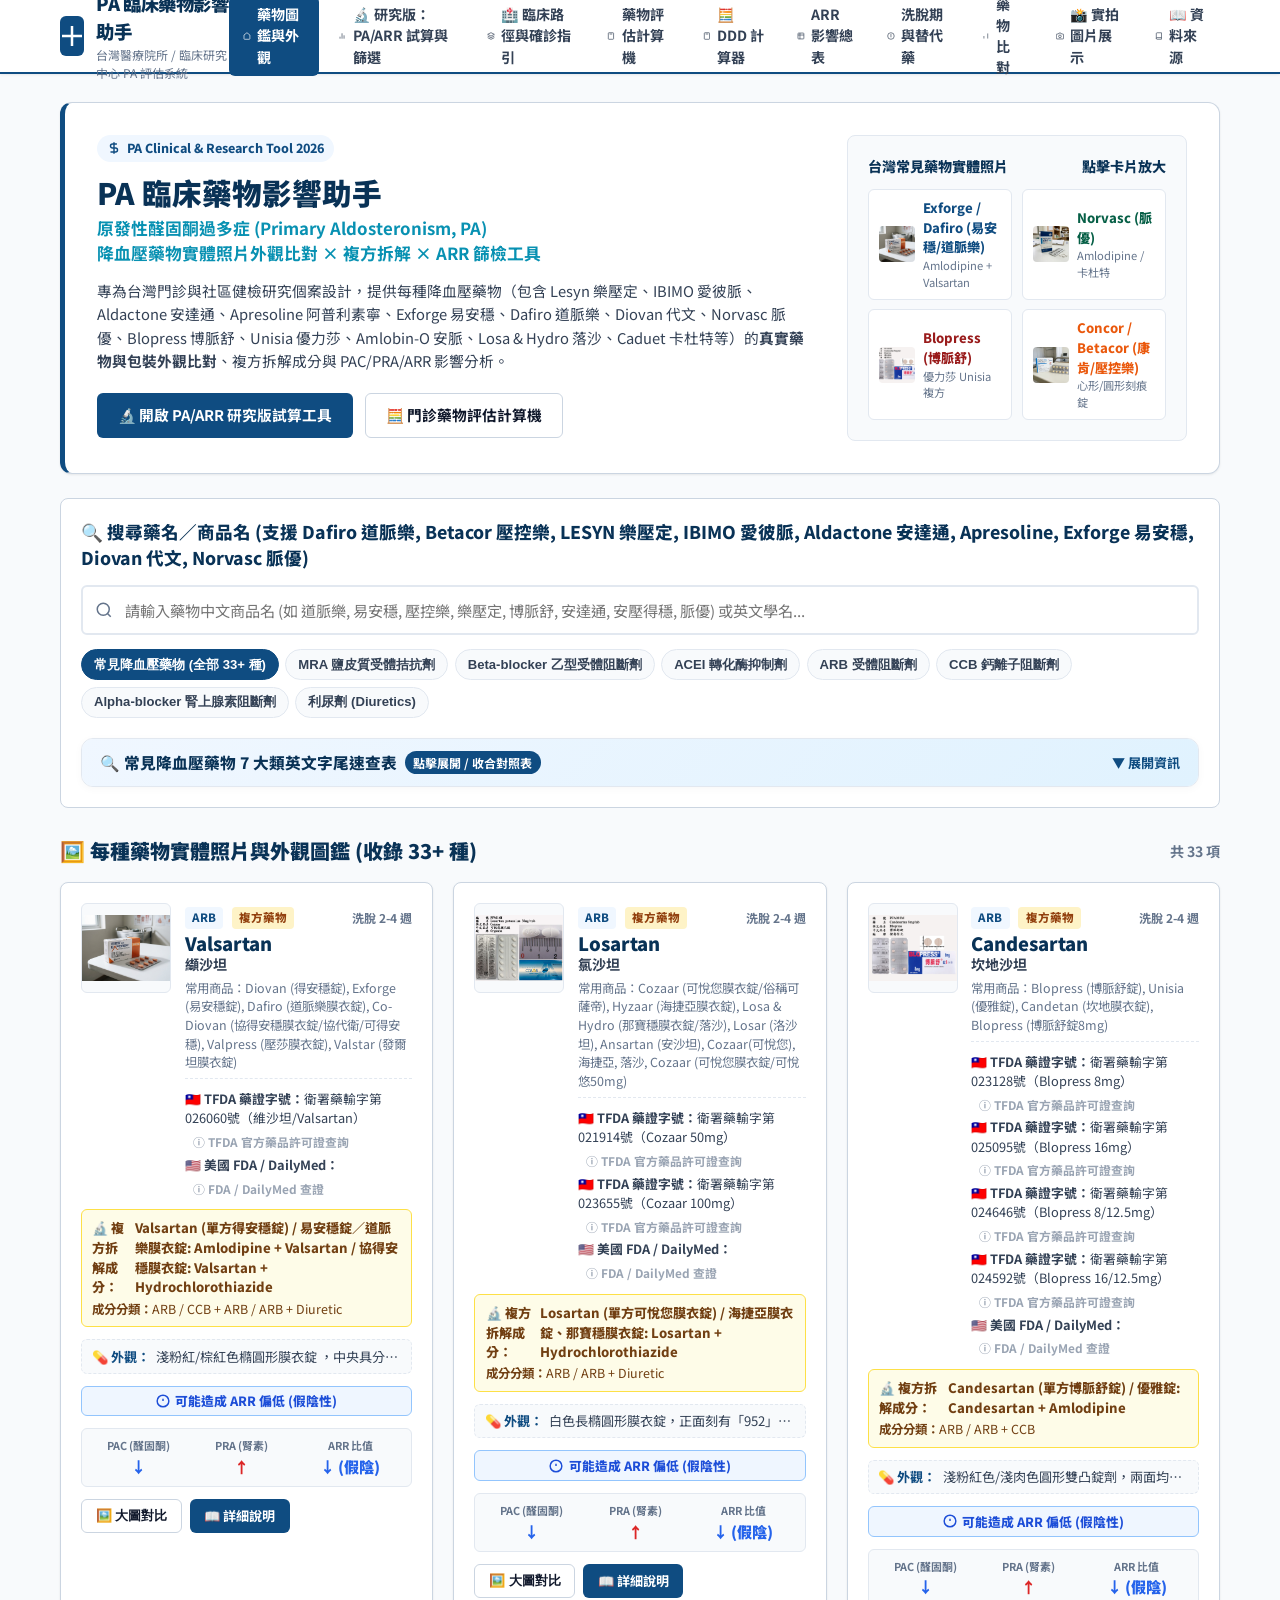
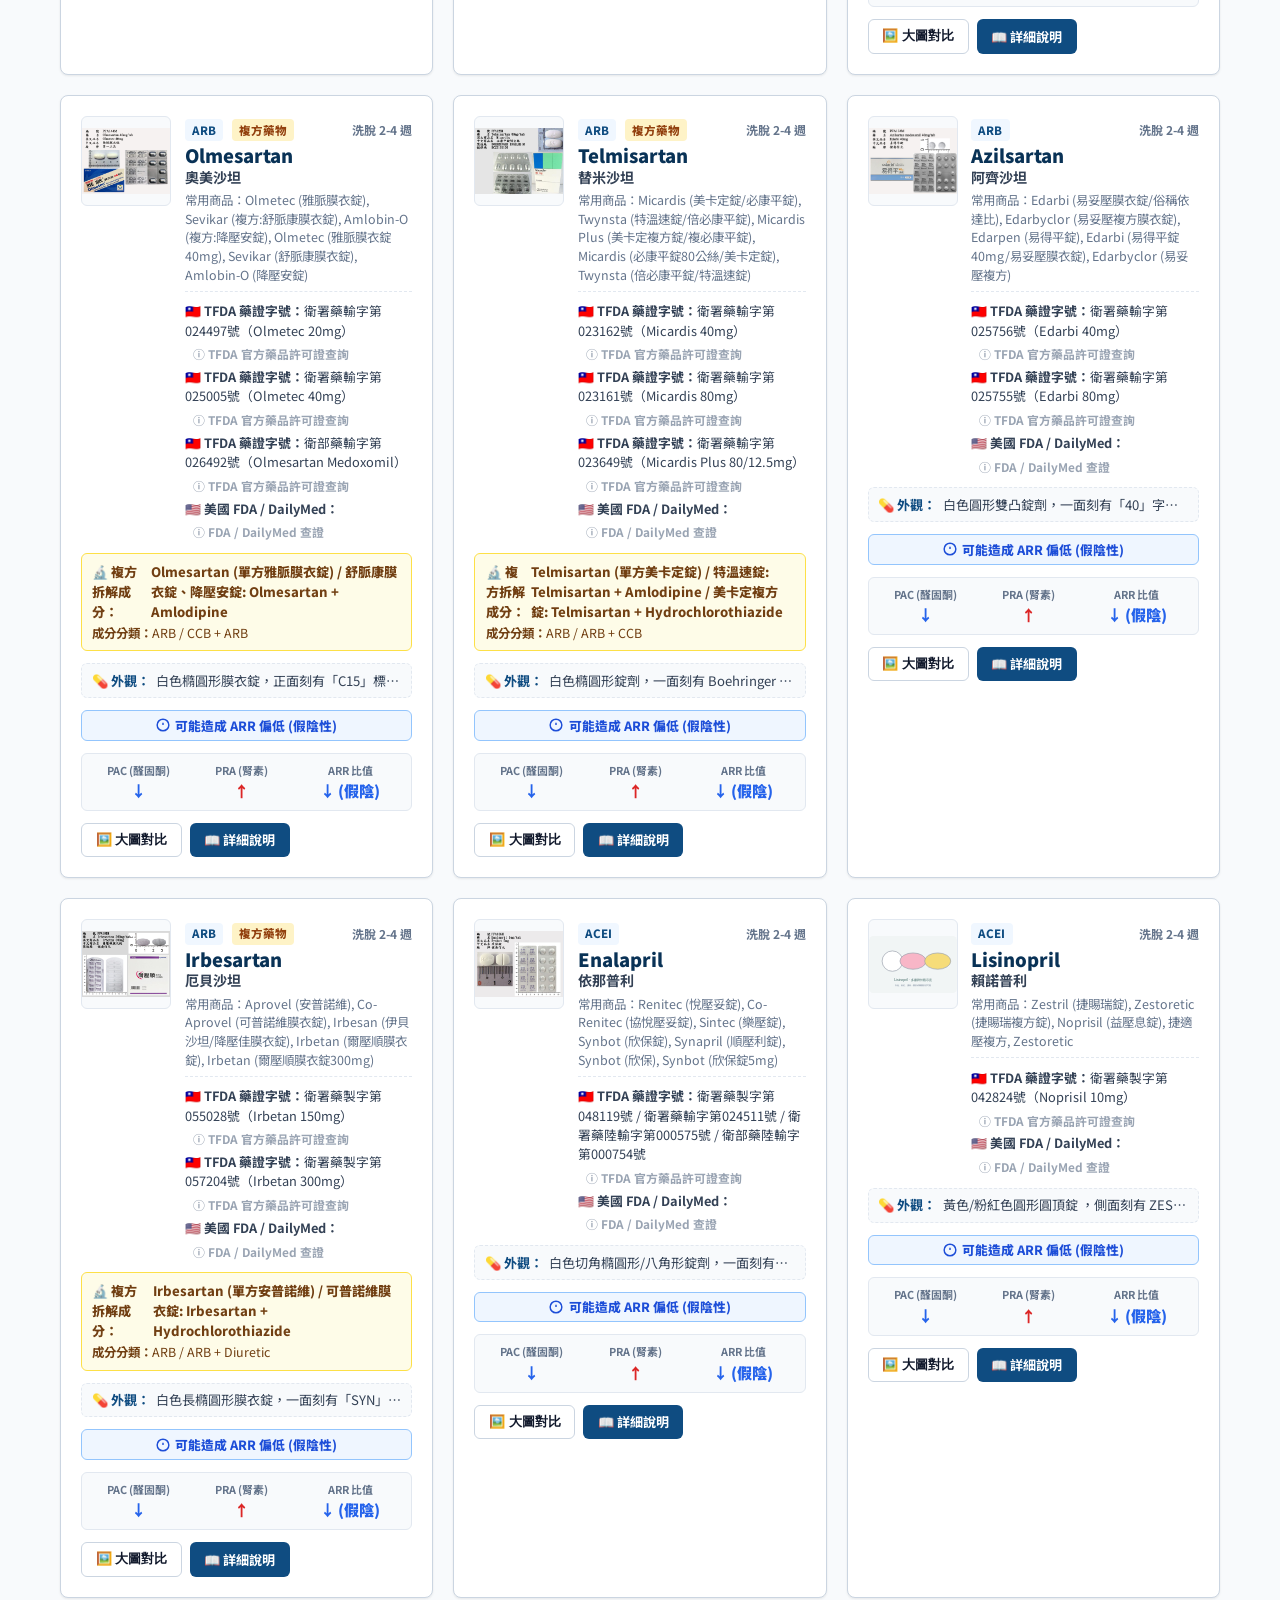
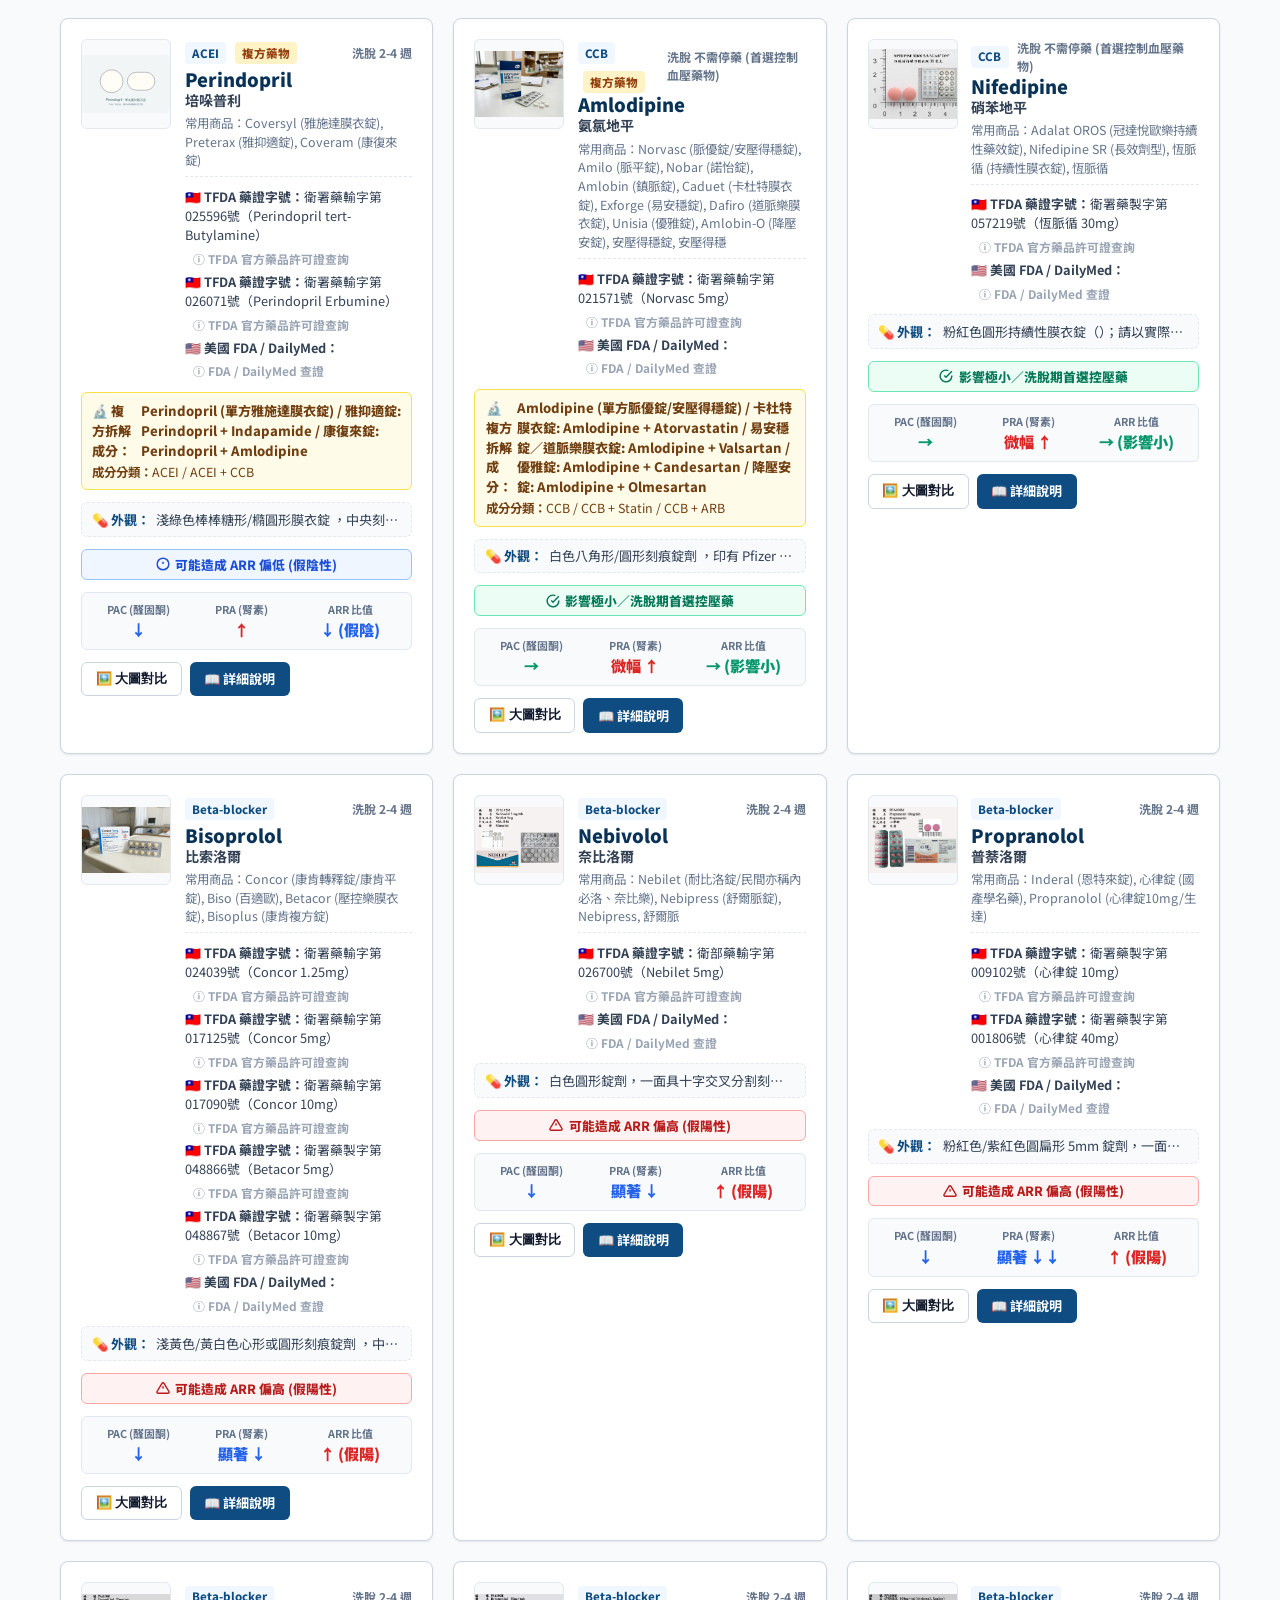
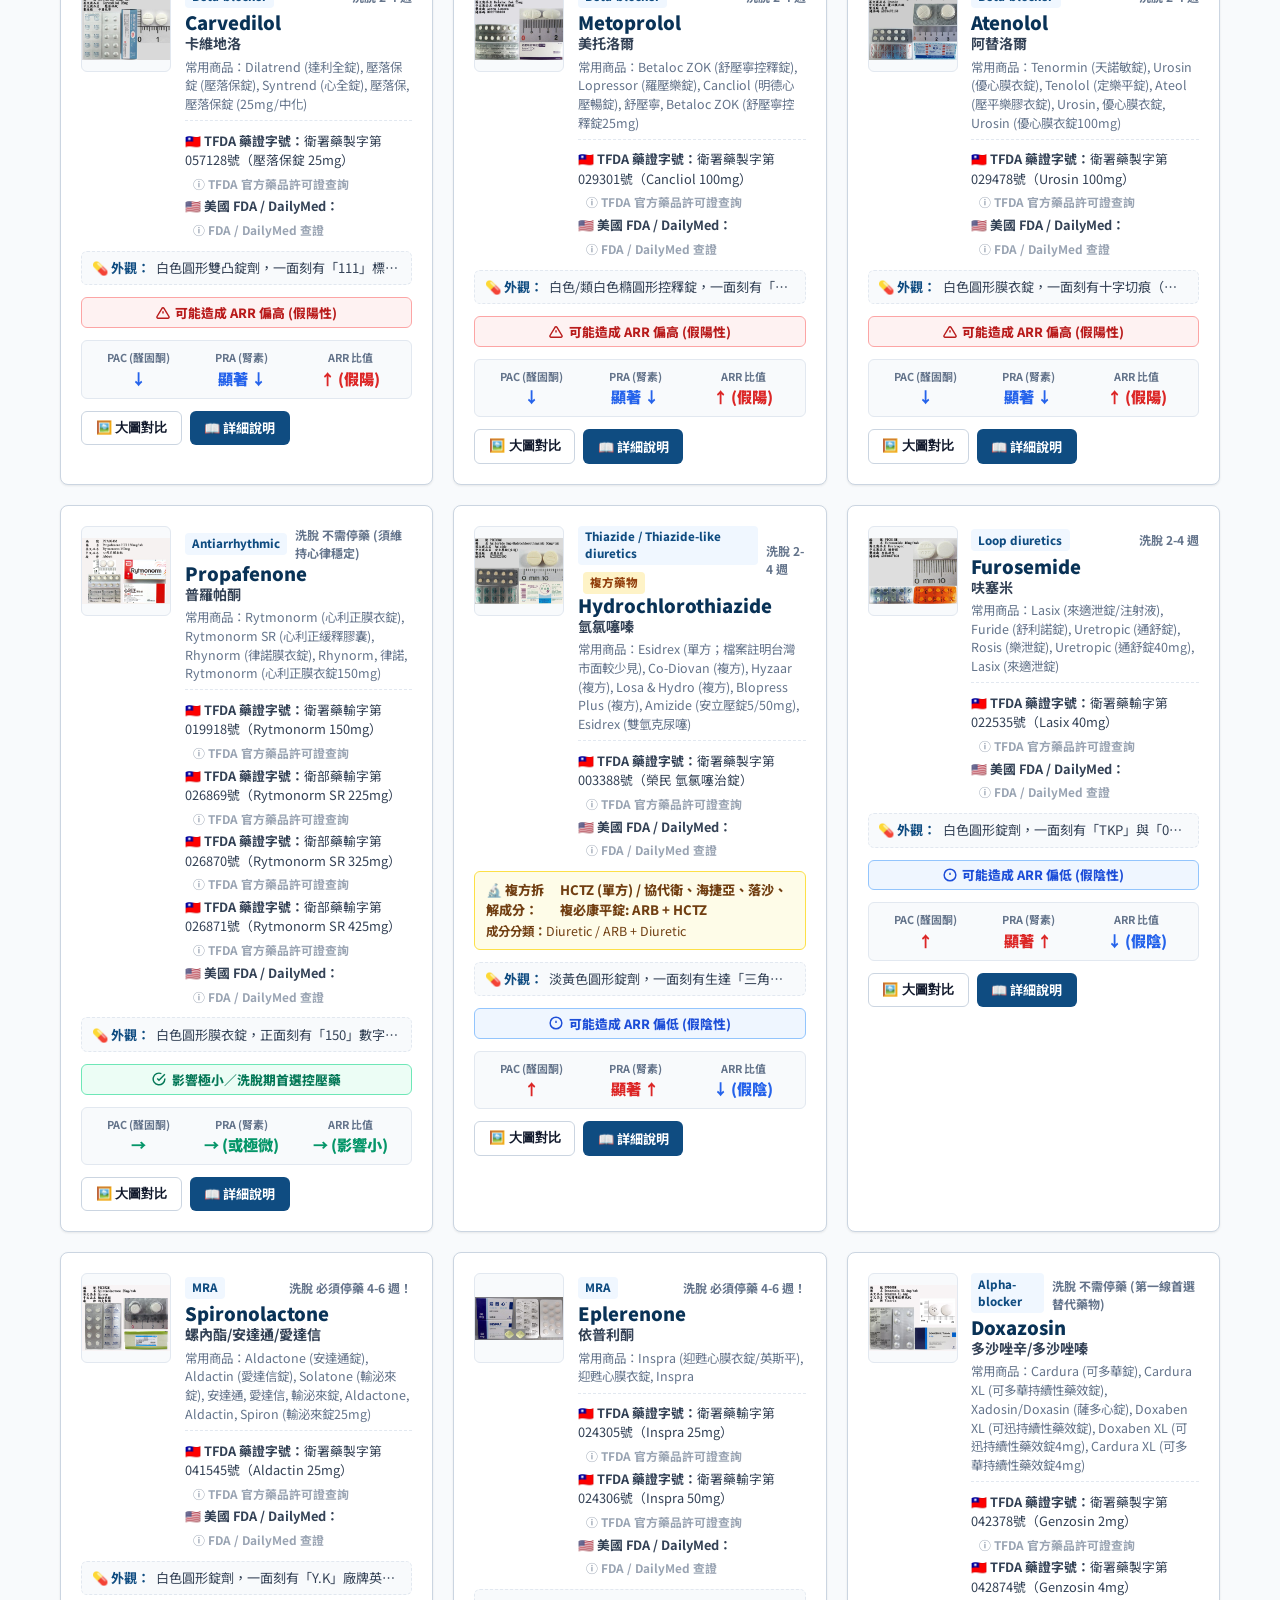
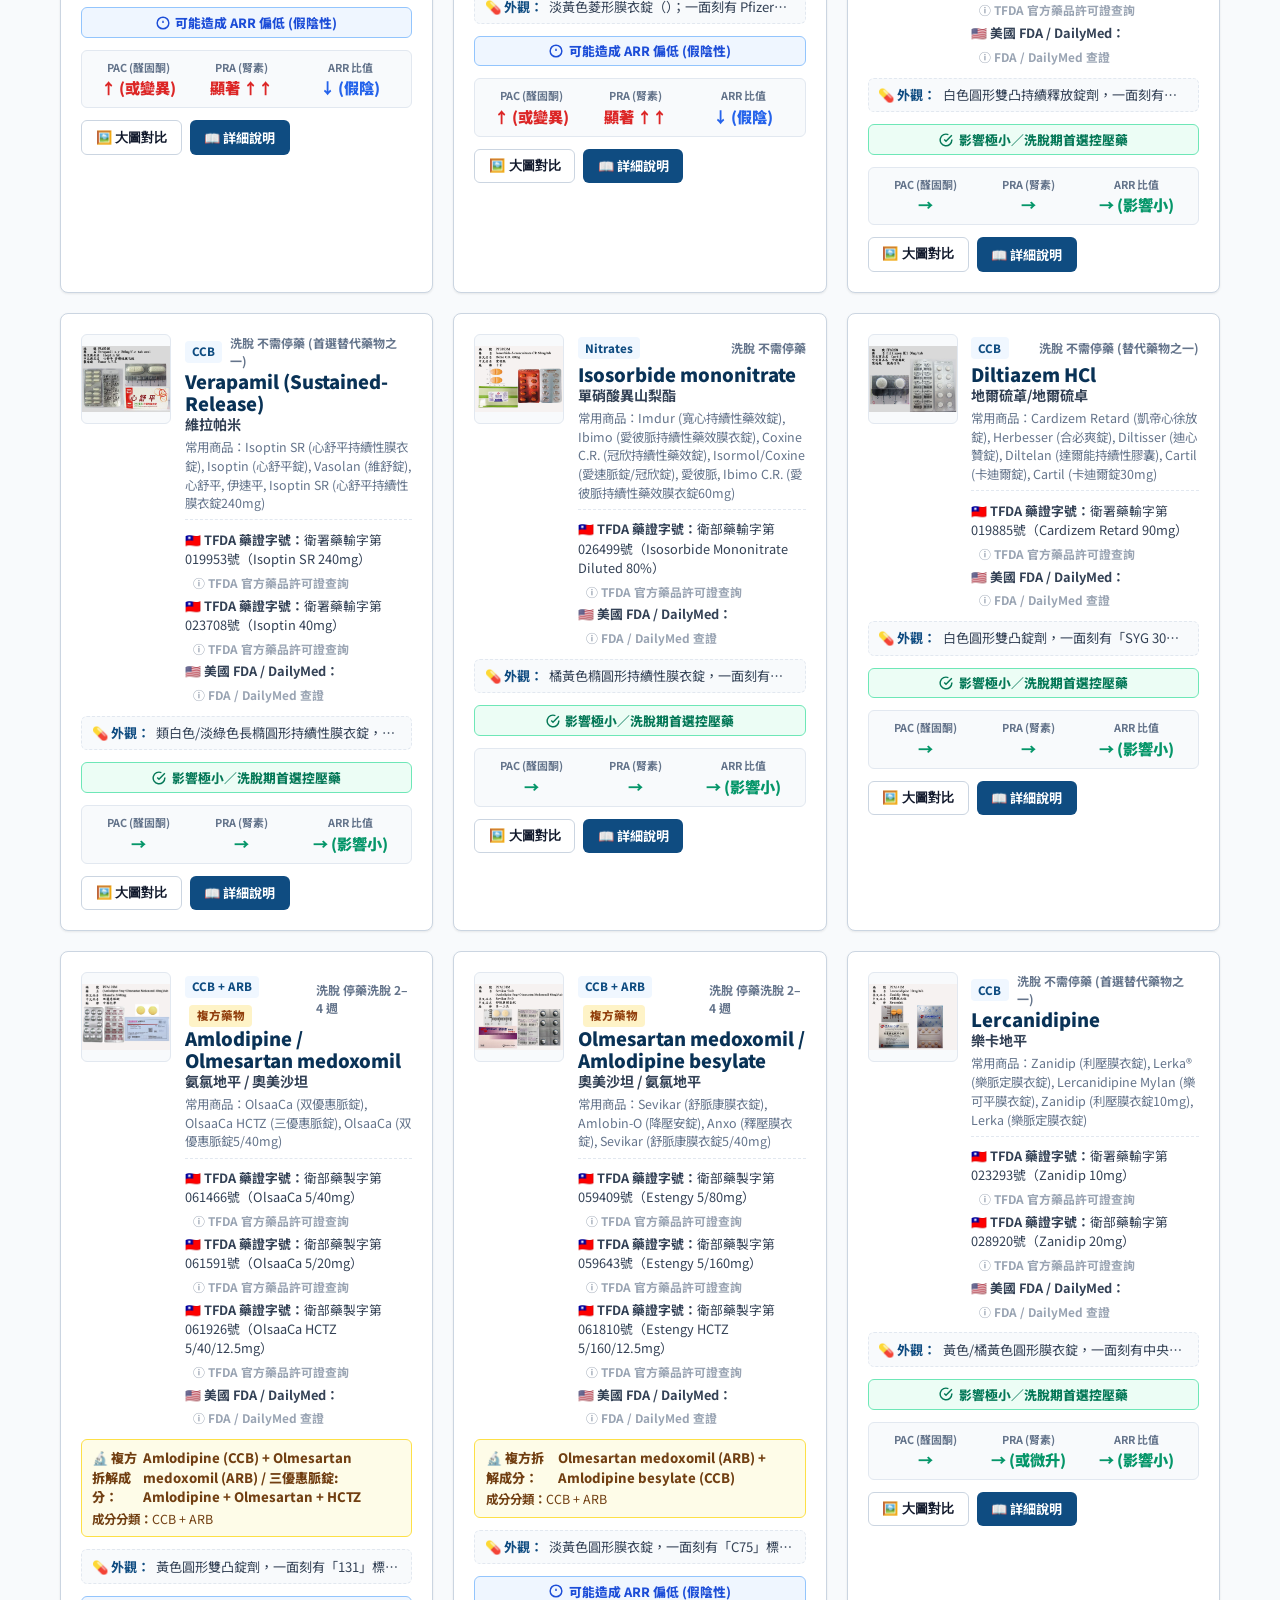
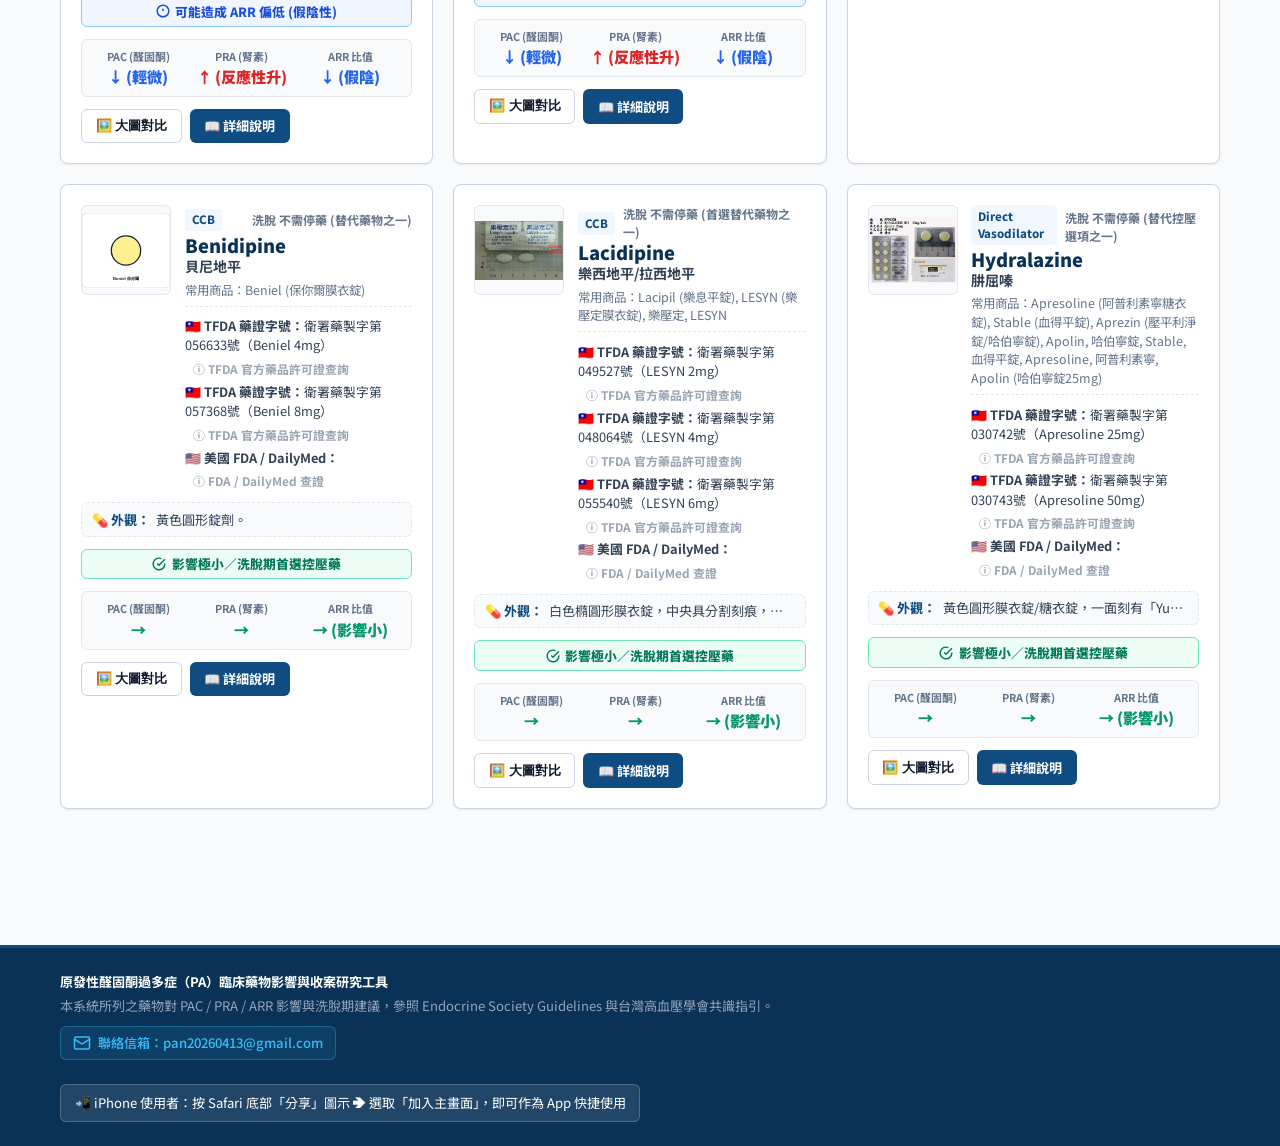
<file: index.html>
<!DOCTYPE html>
<html lang="zh-TW">
<head>
  <meta charset="UTF-8">
  <meta name="viewport" content="width=device-width, initial-scale=1.0, maximum-scale=1.0, user-scalable=no">
  <meta name="apple-mobile-web-app-capable" content="yes">
  <meta name="apple-mobile-web-app-status-bar-style" content="default">
  <meta name="apple-mobile-web-app-title" content="PA臨床助手">
  <meta name="theme-color" content="#0f4c81">
  <title>PA 臨床藥物影響助手 | 原發性醛固酮過多症 PAC / PRA / ARR 臨床研究與評估工具</title>
  
  <!-- 繁體中文字體 Google Fonts -->
  <link rel="preconnect" href="https://fonts.googleapis.com">
  <link rel="preconnect" href="https://fonts.gstatic.com" crossorigin>
  <link href="https://fonts.googleapis.com/css2?family=Noto+Sans+TC:wght@400;500;700;900&display=swap" rel="stylesheet">
  
  <link rel="manifest" href="manifest.json">
  <link rel="apple-touch-icon" href="assets/medicines/valsartan.svg">
  <link rel="stylesheet" href="styles.css">
</head>
<body>

  <!-- 醫療院所風格頂部導覽列 -->
  <header class="hospital-header">
    <div class="header-inner container">
      <a href="#/" class="hospital-brand">
        <div class="hospital-logo">
          <svg width="24" height="24" viewBox="0 0 24 24" fill="none" stroke="currentColor" stroke-width="2.5">
            <path d="M12 2v20M2 12h20"></path>
          </svg>
        </div>
        <div class="brand-text">
          <div class="brand-title">PA 臨床藥物影響助手</div>
          <div class="brand-subtitle">台灣醫療院所 / 臨床研究中心 PA 評估系統</div>
        </div>
      </a>

      <!-- 導覽功能分頁 -->
      <nav class="main-nav" id="main-nav">
        <a href="#/" class="nav-item active" data-route="home">
          <svg width="16" height="16" viewBox="0 0 24 24" fill="none" stroke="currentColor" stroke-width="2"><path d="M3 9l9-7 9 7v11a2 2 0 0 1-2 2H5a2 2 0 0 1-2-2z"></path></svg>
          藥物圖鑑與外觀
        </a>
        <a href="#/research" class="nav-item" data-route="research">
          <svg width="16" height="16" viewBox="0 0 24 24" fill="none" stroke="currentColor" stroke-width="2"><line x1="18" y1="20" x2="18" y2="10"></line><line x1="12" y1="20" x2="12" y2="4"></line><line x1="6" y1="20" x2="6" y2="14"></line></svg>
          🔬 研究版：PA/ARR 試算與篩選
        </a>
        <a href="#/pathway" class="nav-item" data-route="pathway">
          <svg width="16" height="16" viewBox="0 0 24 24" fill="none" stroke="currentColor" stroke-width="2"><polygon points="12 2 2 7 12 12 22 7 12 2"></polygon><polyline points="2 17 12 22 22 17"></polyline><polyline points="2 12 12 17 22 12"></polyline></svg>
          🏥 臨床路徑與確診指引
        </a>
        <a href="#/calculator" class="nav-item" data-route="calculator">
          <svg width="16" height="16" viewBox="0 0 24 24" fill="none" stroke="currentColor" stroke-width="2"><rect x="4" y="2" width="16" height="20" rx="2"></rect><line x1="8" y1="6" x2="16" y2="6"></line></svg>
          藥物評估計算機
        </a>
        <a href="ddd.html" class="nav-item" data-route="ddd">
          <svg width="16" height="16" viewBox="0 0 24 24" fill="none" stroke="currentColor" stroke-width="2"><rect x="4" y="2" width="16" height="20" rx="2"></rect><line x1="8" y1="6" x2="16" y2="6"></line></svg>
          🧮 DDD 計算器
        </a>
        <a href="#/matrix" class="nav-item" data-route="matrix">
          <svg width="16" height="16" viewBox="0 0 24 24" fill="none" stroke="currentColor" stroke-width="2"><rect x="3" y="3" width="18" height="18" rx="2"></rect><line x1="3" y1="9" x2="21" y2="9"></line><line x1="9" y1="3" x2="9" y2="21"></line></svg>
          ARR 影響總表
        </a>
        <a href="#/washout" class="nav-item" data-route="washout">
          <svg width="16" height="16" viewBox="0 0 24 24" fill="none" stroke="currentColor" stroke-width="2"><circle cx="12" cy="12" r="10"></circle><polyline points="12 6 12 16 14"></polyline></svg>
          洗脫期與替代藥
        </a>
        <a href="#/compare" class="nav-item" data-route="compare">
          <svg width="16" height="16" viewBox="0 0 24 24" fill="none" stroke="currentColor" stroke-width="2"><line x1="18" y1="20" x2="18" y2="4"></line><line x1="6" y1="20" x2="6" y2="12"></line></svg>
          藥物比對
        </a>
        <a href="medication_demo.html" class="nav-item" data-route="demo">
          <svg width="16" height="16" viewBox="0 0 24 24" fill="none" stroke="currentColor" stroke-width="2"><path d="M23 19a2 2 0 0 1-2 2H3a2 2 0 0 1-2-2V8a2 2 0 0 1 2-2h4l2-3h6l2 3h4a2 2 0 0 1 2 2z"></path><circle cx="12" cy="13" r="4"></circle></svg>
          📸 實拍圖片展示
        </a>
        <a href="#/sources" class="nav-item" data-route="sources">
          <svg width="16" height="16" viewBox="0 0 24 24" fill="none" stroke="currentColor" stroke-width="2"><path d="M4 19.5A2.5 2.5 0 0 1 6.5 17H20"></path><path d="M6.5 2H20v20H6.5A2.5 2.5 0 0 1 4 19.5v-15A2.5 2.5 0 0 1 6.5 2z"></path></svg>
          📖 資料來源
        </a>
      </nav>
    </div>
  </header>

  <!-- 主內容掛載點 -->
  <main id="app" class="main-content container"></main>

  <!-- 藥物外觀大圖檢視 Modal -->
  <div id="image-modal-overlay" class="modal-overlay" style="display:none;">
    <div class="modal-card">
      <button type="button" id="modal-close-btn" class="modal-close">&times;</button>
      <div id="modal-content"></div>
    </div>
  </div>

  <!-- 頁尾 -->
  <footer class="hospital-footer">
    <div class="container footer-inner">
      <div class="footer-left">
        <strong>原發性醛固酮過多症（PA）臨床藥物影響與收案研究工具</strong>
        <p>本系統所列之藥物對 PAC / PRA / ARR 影響與洗脫期建議，參照 Endocrine Society Guidelines 與台灣高血壓學會共識指引。</p>
        <a href="mailto:pan20260413@gmail.com" class="footer-contact-link" title="寄信至 pan20260413@gmail.com">
          <svg width="18" height="18" viewBox="0 0 24 24" fill="none" stroke="currentColor" stroke-width="2" stroke-linecap="round" stroke-linejoin="round">
            <rect x="2" y="4" width="20" height="16" rx="2"></rect>
            <path d="m22 7-8.97 5.7a1.94 1.94 0 0 1-2.06 0L2 7"></path>
          </svg>
          <span>聯絡信箱：pan20260413@gmail.com</span>
        </a>
      </div>
      <div class="footer-right">
        <div class="pwa-install-badge">
          <span>📲 iPhone 使用者：按 Safari 底部「分享」圖示 ➔ 選取「加入主畫面」，即可作為 App 快捷使用</span>
        </div>
      </div>
    </div>
  </footer>

  <script src="app.js"></script>
</body>
</html>
</file>
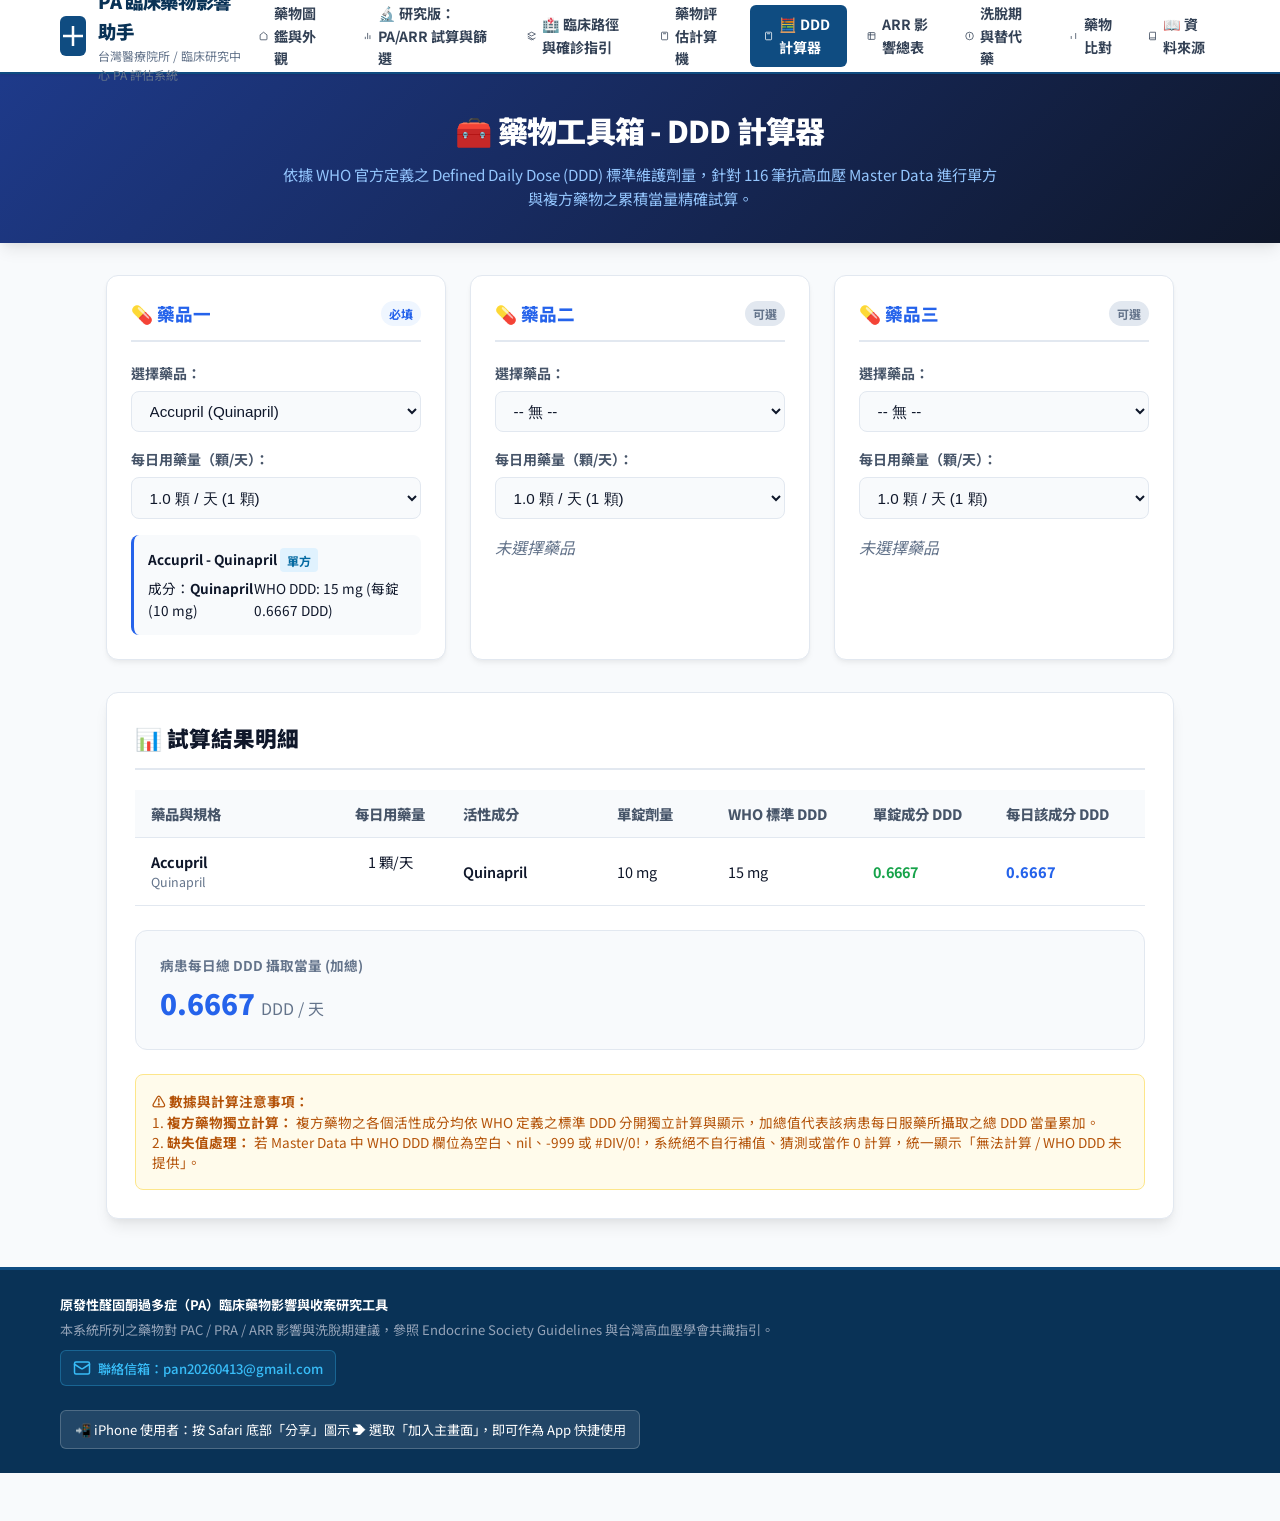
<file: ddd.html>
<!DOCTYPE html>
<html lang="zh-TW">
<head>
  <meta charset="UTF-8">
  <meta name="viewport" content="width=device-width, initial-scale=1.0">
  <title>🧰 藥物工具箱 - DDD 計算器</title>
  <link rel="preconnect" href="https://fonts.googleapis.com">
  <link rel="preconnect" href="https://fonts.gstatic.com" crossorigin>
  <link href="https://fonts.googleapis.com/css2?family=Noto+Sans+TC:wght@400;500;700;900&display=swap" rel="stylesheet">
  <link rel="stylesheet" href="styles.css">
  <link rel="stylesheet" href="css/ddd_calculator.css">
</head>
<body>

  <!-- 醫療院所風格頂部導覽列 (與主網站一致) -->
  <header class="hospital-header">
    <div class="header-inner container">
      <a href="index.html#/" class="hospital-brand">
        <div class="hospital-logo">
          <svg width="24" height="24" viewBox="0 0 24 24" fill="none" stroke="currentColor" stroke-width="2.5">
            <path d="M12 2v20M2 12h20"></path>
          </svg>
        </div>
        <div class="brand-text">
          <div class="brand-title">PA 臨床藥物影響助手</div>
          <div class="brand-subtitle">台灣醫療院所 / 臨床研究中心 PA 評估系統</div>
        </div>
      </a>

      <!-- 導覽功能分頁 -->
      <nav class="main-nav" id="main-nav">
        <a href="index.html#/" class="nav-item" data-route="home">
          <svg width="16" height="16" viewBox="0 0 24 24" fill="none" stroke="currentColor" stroke-width="2"><path d="M3 9l9-7 9 7v11a2 2 0 0 1-2 2H5a2 2 0 0 1-2-2z"></path></svg>
          藥物圖鑑與外觀
        </a>
        <a href="index.html#/research" class="nav-item" data-route="research">
          <svg width="16" height="16" viewBox="0 0 24 24" fill="none" stroke="currentColor" stroke-width="2"><line x1="18" y1="20" x2="18" y2="10"></line><line x1="12" y1="20" x2="12" y2="4"></line><line x1="6" y1="20" x2="6" y2="14"></line></svg>
          🔬 研究版：PA/ARR 試算與篩選
        </a>
        <a href="index.html#/pathway" class="nav-item" data-route="pathway">
          <svg width="16" height="16" viewBox="0 0 24 24" fill="none" stroke="currentColor" stroke-width="2"><polygon points="12 2 2 7 12 12 22 7 12 2"></polygon><polyline points="2 17 12 22 22 17"></polyline><polyline points="2 12 17 22 12"></polyline></svg>
          🏥 臨床路徑與確診指引
        </a>
        <a href="index.html#/calculator" class="nav-item" data-route="calculator">
          <svg width="16" height="16" viewBox="0 0 24 24" fill="none" stroke="currentColor" stroke-width="2"><rect x="4" y="2" width="16" height="20" rx="2"></rect><line x1="8" y1="6" x2="16" y2="6"></line></svg>
          藥物評估計算機
        </a>
        <a href="ddd.html" class="nav-item active" data-route="ddd">
          <svg width="16" height="16" viewBox="0 0 24 24" fill="none" stroke="currentColor" stroke-width="2"><rect x="4" y="2" width="16" height="20" rx="2"></rect><line x1="8" y1="6" x2="16" y2="6"></line></svg>
          🧮 DDD 計算器
        </a>
        <a href="index.html#/matrix" class="nav-item" data-route="matrix">
          <svg width="16" height="16" viewBox="0 0 24 24" fill="none" stroke="currentColor" stroke-width="2"><rect x="3" y="3" width="18" height="18" rx="2"></rect><line x1="3" y1="9" x2="21" y2="9"></line><line x1="9" y1="3" x2="9" y2="21"></line></svg>
          ARR 影響總表
        </a>
        <a href="index.html#/washout" class="nav-item" data-route="washout">
          <svg width="16" height="16" viewBox="0 0 24 24" fill="none" stroke="currentColor" stroke-width="2"><circle cx="12" cy="12" r="10"></circle><polyline points="12 6 12 16 14"></polyline></svg>
          洗脫期與替代藥
        </a>
        <a href="index.html#/compare" class="nav-item" data-route="compare">
          <svg width="16" height="16" viewBox="0 0 24 24" fill="none" stroke="currentColor" stroke-width="2"><line x1="18" y1="20" x2="18" y2="4"></line><line x1="6" y1="20" x2="6" y2="12"></line></svg>
          藥物比對
        </a>
        <a href="index.html#/sources" class="nav-item" data-route="sources">
          <svg width="16" height="16" viewBox="0 0 24 24" fill="none" stroke="currentColor" stroke-width="2"><path d="M4 19.5A2.5 2.5 0 0 1 6.5 17H20"></path><path d="M6.5 2H20v20H6.5A2.5 2.5 0 0 1 4 19.5v-15A2.5 2.5 0 0 1 6.5 2z"></path></svg>
          📖 資料來源
        </a>
      </nav>
    </div>
  </header>

  <header class="ddd-header">
    <h1>🧰 藥物工具箱 - DDD 計算器</h1>
    <p>依據 WHO 官方定義之 Defined Daily Dose (DDD) 標準維護劑量，針對 116 筆抗高血壓 Master Data 進行單方與複方藥物之累積當量精確試算。</p>
  </header>

  <main class="ddd-container">

    <!-- 3 Drug Select Cards Grid -->
    <div class="ddd-grid">

      <!-- Drug 1 Card -->
      <div class="ddd-card">
        <div class="ddd-card__header">
          <div class="ddd-card__title">💊 藥品一</div>
          <span class="ddd-card__badge ddd-card__badge--required">必填</span>
        </div>

        <div class="ddd-form-group">
          <label class="ddd-label" for="drug-select-1">選擇藥品：</label>
          <select id="drug-select-1" class="ddd-select">
            <option value="">載入中...</option>
          </select>
        </div>

        <div class="ddd-form-group">
          <label class="ddd-label" for="drug-dose-1">每日用藥量（顆/天）：</label>
          <select id="drug-dose-1" class="ddd-select">
            <option value="0.5">0.5 顆 / 天 (半顆)</option>
            <option value="1.0" selected>1.0 顆 / 天 (1 顆)</option>
            <option value="1.5">1.5 顆 / 天 (1.5 顆)</option>
            <option value="2.0">2.0 顆 / 天 (2 顆)</option>
            <option value="2.5">2.5 顆 / 天 (2.5 顆)</option>
            <option value="3.0">3.0 顆 / 天 (3 顆)</option>
            <option value="4.0">4.0 顆 / 天 (4 顆)</option>
          </select>
        </div>

        <div id="drug-info-1"></div>
      </div>

      <!-- Drug 2 Card -->
      <div class="ddd-card">
        <div class="ddd-card__header">
          <div class="ddd-card__title">💊 藥品二</div>
          <span class="ddd-card__badge ddd-card__badge--optional">可選</span>
        </div>

        <div class="ddd-form-group">
          <label class="ddd-label" for="drug-select-2">選擇藥品：</label>
          <select id="drug-select-2" class="ddd-select">
            <option value="">-- 無 --</option>
          </select>
        </div>

        <div class="ddd-form-group">
          <label class="ddd-label" for="drug-dose-2">每日用藥量（顆/天）：</label>
          <select id="drug-dose-2" class="ddd-select">
            <option value="0.5">0.5 顆 / 天 (半顆)</option>
            <option value="1.0" selected>1.0 顆 / 天 (1 顆)</option>
            <option value="1.5">1.5 顆 / 天 (1.5 顆)</option>
            <option value="2.0">2.0 顆 / 天 (2 顆)</option>
            <option value="2.5">2.5 顆 / 天 (2.5 顆)</option>
            <option value="3.0">3.0 顆 / 天 (3 顆)</option>
            <option value="4.0">4.0 顆 / 天 (4 顆)</option>
          </select>
        </div>

        <div id="drug-info-2"></div>
      </div>

      <!-- Drug 3 Card -->
      <div class="ddd-card">
        <div class="ddd-card__header">
          <div class="ddd-card__title">💊 藥品三</div>
          <span class="ddd-card__badge ddd-card__badge--optional">可選</span>
        </div>

        <div class="ddd-form-group">
          <label class="ddd-label" for="drug-select-3">選擇藥品：</label>
          <select id="drug-select-3" class="ddd-select">
            <option value="">-- 無 --</option>
          </select>
        </div>

        <div class="ddd-form-group">
          <label class="ddd-label" for="drug-dose-3">每日用藥量（顆/天）：</label>
          <select id="drug-dose-3" class="ddd-select">
            <option value="0.5">0.5 顆 / 天 (半顆)</option>
            <option value="1.0" selected>1.0 顆 / 天 (1 顆)</option>
            <option value="1.5">1.5 顆 / 天 (1.5 顆)</option>
            <option value="2.0">2.0 顆 / 天 (2 顆)</option>
            <option value="2.5">2.5 顆 / 天 (2.5 顆)</option>
            <option value="3.0">3.0 顆 / 天 (3 顆)</option>
            <option value="4.0">4.0 顆 / 天 (4 顆)</option>
          </select>
        </div>

        <div id="drug-info-3"></div>
      </div>

    </div>

    <!-- Calculations Result Section -->
    <section class="ddd-results-card">
      <h2 class="ddd-results-title">📊 試算結果明細</h2>

      <div class="ddd-table-wrapper">
        <table class="ddd-table">
          <thead>
            <tr>
              <th style="min-width:180px;">藥品與規格</th>
              <th style="min-width:100px;text-align:center;">每日用藥量</th>
              <th style="min-width:140px;">活性成分</th>
              <th style="min-width:100px;">單錠劑量</th>
              <th style="min-width:130px;">WHO 標準 DDD</th>
              <th style="min-width:110px;">單錠成分 DDD</th>
              <th style="min-width:140px;">每日該成分 DDD</th>
            </tr>
          </thead>
          <tbody id="ddd-results-tbody">
            <!-- Dynamic JS Output -->
          </tbody>
        </table>
      </div>

      <div class="ddd-summary-box">
        <div class="ddd-summary-item">
          <div class="ddd-summary-label">病患每日總 DDD 攝取當量 (加總)</div>
          <div class="ddd-summary-val" id="total-ddd-value">0.0000</div>
        </div>
      </div>

      <div class="ddd-notice">
        <strong>⚠️ 數據與計算注意事項：</strong><br>
        1. <strong>複方藥物獨立計算：</strong> 複方藥物之各個活性成分均依 WHO 定義之標準 DDD 分開獨立計算與顯示，加總值代表該病患每日服藥所攝取之總 DDD 當量累加。<br>
        2. <strong>缺失值處理：</strong> 若 Master Data 中 WHO DDD 欄位為空白、nil、-999 或 #DIV/0!，系統絕不自行補值、猜測或當作 0 計算，統一顯示「無法計算 / WHO DDD 未提供」。
      </div>
    </section>

  </main>

  <!-- 頁尾 -->
  <footer class="hospital-footer">
    <div class="container footer-inner">
      <div class="footer-left">
        <strong>原發性醛固酮過多症（PA）臨床藥物影響與收案研究工具</strong>
        <p>本系統所列之藥物對 PAC / PRA / ARR 影響與洗脫期建議，參照 Endocrine Society Guidelines 與台灣高血壓學會共識指引。</p>
        <a href="mailto:pan20260413@gmail.com" class="footer-contact-link" title="寄信至 pan20260413@gmail.com">
          <svg width="18" height="18" viewBox="0 0 24 24" fill="none" stroke="currentColor" stroke-width="2" stroke-linecap="round" stroke-linejoin="round">
            <rect x="2" y="4" width="20" height="16" rx="2"></rect>
            <path d="m22 7-8.97 5.7a1.94 1.94 0 0 1-2.06 0L2 7"></path>
          </svg>
          <span>聯絡信箱：pan20260413@gmail.com</span>
        </a>
      </div>
      <div class="footer-right">
        <div class="pwa-install-badge">
          <span>📲 iPhone 使用者：按 Safari 底部「分享」圖示 ➔ 選取「加入主畫面」，即可作為 App 快捷使用</span>
        </div>
      </div>
    </div>
  </footer>

  <script src="js/ddd_calculator.js"></script>
</body>
</html>
</file>
<file: styles.css>
/* ==========================================================================
   PA 臨床藥物影響助手 - 台灣醫療院所風格 CSS 設計系統
   ========================================================================== */

:root {
  --primary-dark: #093256;
  --primary: #0f4c81;
  --primary-light: #1d72b8;
  --primary-soft: #f0f7ff;
  --teal: #0891b2;
  --teal-light: #ecfeff;
  --success: #059669;
  --success-dark: #065f46;
  --success-soft: #ecfdf5;
  --warning: #d97706;
  --warning-dark: #78350f;
  --warning-soft: #fffbeb;
  --danger: #dc2626;
  --danger-dark: #991b1b;
  --danger-soft: #fef2f2;
  --orange: #ea580c;
  --blue-alt: #2563eb;
  
  --bg-page: #f8fafc;
  --bg-card: #ffffff;
  --border: #e2e8f0;
  --border-strong: #cbd5e1;
  
  --text-main: #0f172a;
  --text-body: #334155;
  --text-muted: #64748b;
  --text-light: #94a3b8;

  --shadow-sm: 0 1px 3px rgba(0,0,0,0.05), 0 1px 2px rgba(0,0,0,0.03);
  --shadow-md: 0 4px 6px -1px rgba(0,0,0,0.08), 0 2px 4px -1px rgba(0,0,0,0.04);
  --radius-sm: 6px;
  --radius-md: 8px;
  --radius-lg: 12px;
}

*, *::before, *::after {
  box-sizing: border-box;
  margin: 0;
  padding: 0;
}

body {
  font-family: 'Noto Sans TC', -apple-system, BlinkMacSystemFont, "Segoe UI", Roboto, sans-serif;
  background-color: var(--bg-page);
  color: var(--text-main);
  line-height: 1.5;
  -webkit-font-smoothing: antialiased;
}

.container {
  max-width: 1200px;
  margin: 0 auto;
  padding: 0 1.25rem;
}

/* 頂部 Header */
.hospital-header {
  background: #ffffff;
  border-bottom: 2px solid var(--primary);
  box-shadow: var(--shadow-sm);
  position: sticky;
  top: 0;
  z-index: 100;
}

.header-inner {
  display: flex;
  align-items: center;
  justify-content: space-between;
  height: 72px;
}

.hospital-brand {
  display: flex;
  align-items: center;
  gap: 0.75rem;
  text-decoration: none;
}

.hospital-logo {
  width: 40px;
  height: 40px;
  background: var(--primary);
  color: #ffffff;
  border-radius: var(--radius-sm);
  display: grid;
  place-items: center;
}

.brand-title {
  font-size: 1.15rem;
  font-weight: 900;
  color: var(--primary-dark);
  letter-spacing: -0.02em;
}

.brand-subtitle {
  font-size: 0.75rem;
  color: var(--text-muted);
}

.main-nav {
  display: flex;
  gap: 0.35rem;
  align-items: center;
}

.nav-item {
  display: inline-flex;
  align-items: center;
  gap: 0.4rem;
  padding: 0.5rem 0.85rem;
  border-radius: var(--radius-sm);
  font-size: 0.88rem;
  font-weight: 700;
  color: var(--text-body);
  text-decoration: none;
  transition: all 0.15s ease;
}

.nav-item:hover {
  background: var(--primary-soft);
  color: var(--primary);
}

.nav-item.active {
  background: var(--primary);
  color: #ffffff;
}

.main-content {
  padding-top: 1.75rem;
  padding-bottom: 3rem;
}

/* 1. 首頁 Hero */
.hero-clinic {
  background: #ffffff;
  border: 1px solid var(--border-strong);
  border-left: 5px solid var(--primary);
  border-radius: var(--radius-lg);
  padding: 2rem;
  margin-bottom: 1.5rem;
  box-shadow: var(--shadow-sm);
  display: grid;
  grid-template-columns: 1fr 340px;
  gap: 2rem;
}

@media (max-width: 900px) {
  .hero-clinic {
    grid-template-columns: 1fr;
  }
}

.version-tag {
  display: inline-flex;
  align-items: center;
  gap: 0.35rem;
  padding: 0.25rem 0.65rem;
  background: var(--primary-soft);
  color: var(--primary);
  font-size: 0.78rem;
  font-weight: 800;
  border-radius: 999px;
  margin-bottom: 0.75rem;
}

.hero-clinic h1 {
  font-size: 1.85rem;
  font-weight: 900;
  color: var(--primary-dark);
  line-height: 1.25;
  margin-bottom: 0.35rem;
}

.hero-clinic__sub {
  font-size: 1.05rem;
  font-weight: 700;
  color: var(--teal);
  margin-bottom: 0.75rem;
}

.hero-clinic__desc {
  font-size: 0.92rem;
  color: var(--text-body);
  margin-bottom: 1.25rem;
  line-height: 1.6;
}

.hero-clinic__actions {
  display: flex;
  gap: 0.75rem;
  flex-wrap: wrap;
}

/* 按鈕風格 */
.btn {
  display: inline-flex;
  align-items: center;
  justify-content: center;
  gap: 0.5rem;
  padding: 0.65rem 1.25rem;
  border-radius: var(--radius-sm);
  font-size: 0.92rem;
  font-weight: 700;
  cursor: pointer;
  border: 1px solid transparent;
  text-decoration: none;
  transition: all 0.15s ease;
}

.btn-primary {
  background: var(--primary);
  color: #ffffff;
}

.btn-primary:hover {
  background: var(--primary-dark);
}

.btn-outline {
  background: #ffffff;
  border-color: var(--border-strong);
  color: var(--text-main);
}

.btn-outline:hover {
  background: var(--bg-page);
  border-color: var(--primary);
  color: var(--primary);
}

.btn-sm {
  padding: 0.4rem 0.85rem;
  font-size: 0.82rem;
}

.btn-block {
  width: 100%;
}

/* 藥物外觀視覺群組面板 */
.pill-cluster-card {
  background: var(--bg-page);
  border: 1px solid var(--border);
  border-radius: var(--radius-md);
  padding: 1.25rem;
  display: flex;
  flex-direction: column;
}

.pill-cluster-card__title {
  font-size: 0.88rem;
  font-weight: 800;
  color: var(--primary-dark);
  margin-bottom: 0.75rem;
  display: flex;
  align-items: center;
  justify-content: space-between;
}

.pill-grid-preview {
  display: grid;
  grid-template-columns: 1fr 1fr;
  gap: 0.6rem;
}

.pill-preview-item {
  background: #ffffff;
  border: 1px solid var(--border);
  border-radius: var(--radius-sm);
  padding: 0.5rem 0.65rem;
  display: flex;
  align-items: center;
  gap: 0.5rem;
}

/* 臨床提醒 Box */
.clinic-notice {
  background: var(--warning-soft);
  border: 1px solid #fcd34d;
  border-left: 4px solid var(--warning);
  border-radius: var(--radius-sm);
  padding: 0.85rem 1.15rem;
  margin-bottom: 1.75rem;
  font-size: 0.88rem;
  color: var(--warning-dark);
  display: flex;
  gap: 0.75rem;
  align-items: flex-start;
}

/* 2. 搜尋與分類 */
.search-section {
  background: #ffffff;
  border: 1px solid var(--border-strong);
  border-radius: var(--radius-md);
  padding: 1.25rem;
  margin-bottom: 1.75rem;
}

.search-section h2 {
  font-size: 1.1rem;
  font-weight: 800;
  color: var(--primary-dark);
  margin-bottom: 0.85rem;
  display: flex;
  align-items: center;
  gap: 0.5rem;
}

.search-box {
  position: relative;
  margin-bottom: 0.85rem;
}

.search-box input {
  width: 100%;
  padding: 0.75rem 1rem 0.75rem 2.6rem;
  font-size: 0.95rem;
  font-family: inherit;
  border: 2px solid var(--border);
  border-radius: var(--radius-sm);
  background: #ffffff;
  transition: border-color 0.15s ease;
}

.search-box input:focus {
  outline: none;
  border-color: var(--primary);
}

.search-box__icon {
  position: absolute;
  left: 0.85rem;
  top: 50%;
  transform: translateY(-50%);
  color: var(--text-muted);
}

.category-chips {
  display: flex;
  gap: 0.4rem;
  flex-wrap: wrap;
}

.chip {
  display: inline-flex;
  align-items: center;
  gap: 0.35rem;
  padding: 0.35rem 0.75rem;
  background: var(--bg-page);
  border: 1px solid var(--border);
  border-radius: 999px;
  font-size: 0.82rem;
  font-weight: 700;
  color: var(--text-body);
  cursor: pointer;
  transition: all 0.15s ease;
}

.chip:hover {
  border-color: var(--primary);
  color: var(--primary);
}

.chip.active {
  background: var(--primary);
  border-color: var(--primary);
  color: #ffffff;
}

/* 3. ARR 三色面板 */
.arr-overview-grid {
  display: grid;
  grid-template-columns: repeat(auto-fit, minmax(320px, 1fr));
  gap: 1.25rem;
  margin-bottom: 2rem;
}

.arr-card {
  background: #ffffff;
  border-radius: var(--radius-md);
  padding: 1.25rem;
  border: 1px solid var(--border-strong);
  box-shadow: var(--shadow-sm);
  display: flex;
  flex-direction: column;
}

.arr-card--positive { border-top: 4px solid var(--danger); }
.arr-card--negative { border-top: 4px solid var(--primary-light); }
.arr-card--minimal { border-top: 4px solid var(--success); }

.arr-card__title {
  font-size: 1.05rem;
  font-weight: 900;
  margin-bottom: 0.5rem;
  display: flex;
  align-items: center;
  gap: 0.4rem;
}

.arr-card--positive .arr-card__title { color: var(--danger-dark); }
.arr-card--negative .arr-card__title { color: var(--primary-dark); }
.arr-card--minimal .arr-card__title { color: var(--success-dark); }

.arr-card__mechanism {
  font-size: 0.85rem;
  color: var(--text-body);
  background: var(--bg-page);
  padding: 0.6rem 0.75rem;
  border-radius: var(--radius-sm);
  margin-bottom: 0.85rem;
}

.arr-card__pill-list {
  display: flex;
  flex-direction: column;
  gap: 0.4rem;
  font-size: 0.84rem;
}

.arr-card__pill-item {
  display: flex;
  align-items: center;
  gap: 0.5rem;
  padding: 0.35rem 0.5rem;
  background: #ffffff;
  border: 1px solid var(--border);
  border-radius: var(--radius-sm);
}

/* 4. 藥物圖鑑卡片 */
.med-encyclopedia-grid {
  display: grid;
  grid-template-columns: repeat(auto-fill, minmax(340px, 1fr));
  gap: 1.25rem;
}

.med-p-card {
  background: #ffffff;
  border: 1px solid var(--border-strong);
  border-radius: var(--radius-md);
  padding: 1.25rem;
  box-shadow: var(--shadow-sm);
  display: flex;
  flex-direction: column;
  gap: 0.75rem;
  transition: transform 0.15s ease, box-shadow 0.15s ease;
}

.med-p-card:hover {
  transform: translateY(-2px);
  box-shadow: var(--shadow-md);
  border-color: var(--primary);
}

.med-p-card__top {
  display: flex;
  gap: 0.85rem;
  align-items: flex-start;
}

.med-p-card__pill-icon {
  width: 90px;
  height: 90px;
  background: var(--bg-page);
  border-radius: var(--radius-sm);
  border: 1px solid var(--border);
  display: grid;
  place-items: center;
  flex-shrink: 0;
  cursor: pointer;
}

.med-p-card__pill-icon img {
  width: 100%;
  height: 100%;
  object-fit: contain;
}

.med-p-card__names {
  flex: 1;
  min-width: 0;
}

.med-p-card__tag {
  display: inline-block;
  font-size: 0.72rem;
  font-weight: 800;
  padding: 0.15rem 0.45rem;
  background: var(--primary-soft);
  color: var(--primary);
  border-radius: 4px;
  margin-bottom: 0.2rem;
}

.combo-tag {
  display: inline-block;
  font-size: 0.72rem;
  font-weight: 800;
  padding: 0.15rem 0.45rem;
  background: #fef3c7;
  color: #92400e;
  border-radius: 4px;
  margin-left: 0.3rem;
}

.med-p-card__generic {
  font-size: 1.15rem;
  font-weight: 900;
  color: var(--primary-dark);
  line-height: 1.2;
}

.info-cite-icon {
  display: inline-block;
  font-size: 0.74rem;
  color: var(--text-muted);
  opacity: 0.65;
  margin-left: 0.3rem;
  text-decoration: none;
  font-weight: 700;
  vertical-align: middle;
  transition: opacity 0.2s, color 0.2s, background 0.2s;
  padding: 0 0.2rem;
  border-radius: 4px;
}
.info-cite-icon:hover {
  opacity: 1;
  color: var(--primary);
  background: var(--primary-soft);
  text-decoration: underline;
}

.med-p-card__zh {
  font-size: 0.88rem;
  font-weight: 700;
  color: var(--text-body);
  display: block;
}

.med-p-card__brands {
  font-size: 0.78rem;
  color: var(--text-muted);
  display: block;
  margin-top: 0.2rem;
}

/* 複方成分拆解卡片標示 */
.combo-breakdown-box {
  background: #fefce8;
  border: 1px solid #fde047;
  border-radius: var(--radius-sm);
  padding: 0.5rem 0.65rem;
  font-size: 0.82rem;
  color: #713f12;
}

/* ARR 干擾標籤 */
.arr-impact-badge {
  display: inline-flex;
  align-items: center;
  gap: 0.35rem;
  font-size: 0.8rem;
  font-weight: 800;
  padding: 0.3rem 0.65rem;
  border-radius: var(--radius-sm);
  width: 100%;
  justify-content: center;
}

.arr-impact-badge--fp { background: #fef2f2; color: #b91c1c; border: 1px solid #fca5a5; }
.arr-impact-badge--fn { background: #eff6ff; color: #1d4ed8; border: 1px solid #93c5fd; }
.arr-impact-badge--preferred { background: #ecfdf5; color: #047857; border: 1px solid #6ee7b7; }

/* 3 大指標 */
.med-p-card__metrics {
  display: grid;
  grid-template-columns: 1fr 1fr 1.1fr;
  gap: 0.4rem;
  background: var(--bg-page);
  padding: 0.5rem;
  border-radius: var(--radius-sm);
  border: 1px solid var(--border);
  text-align: center;
}

.metric-col__label {
  font-size: 0.68rem;
  color: var(--text-muted);
  font-weight: 700;
  display: block;
}

.metric-col__val {
  font-size: 0.95rem;
  font-weight: 900;
}

.metric-col__val.up { color: var(--danger); }
.metric-col__val.down { color: var(--blue-alt); }
.metric-col__val.flat { color: var(--success); }

/* 5. 洗脫期參考 */
.washout-section {
  background: #ffffff;
  border: 1px solid var(--border-strong);
  border-radius: var(--radius-md);
  padding: 1.5rem;
  margin-bottom: 2rem;
}

.washout-section h2 {
  font-size: 1.15rem;
  font-weight: 800;
  color: var(--primary-dark);
  margin-bottom: 1rem;
  display: flex;
  align-items: center;
  gap: 0.5rem;
}

.washout-list {
  display: flex;
  flex-direction: column;
  gap: 0.75rem;
}

.washout-row {
  display: flex;
  align-items: center;
  justify-content: space-between;
  padding: 0.85rem 1rem;
  background: var(--bg-page);
  border: 1px solid var(--border);
  border-radius: var(--radius-sm);
  gap: 1rem;
  flex-wrap: wrap;
}

.washout-row__left {
  display: flex;
  align-items: center;
  gap: 0.75rem;
}

.washout-row__time {
  font-size: 0.9rem;
  font-weight: 900;
  color: var(--danger-dark);
  background: #ffffff;
  padding: 0.35rem 0.75rem;
  border: 1px solid var(--border);
  border-radius: 999px;
}

/* 6. 表格樣式 */
.table-card {
  background: #ffffff;
  border: 1px solid var(--border-strong);
  border-radius: var(--radius-md);
  overflow-x: auto;
  box-shadow: var(--shadow-sm);
}

.clinic-table {
  width: 100%;
  border-collapse: collapse;
  font-size: 0.88rem;
  text-align: left;
}

.clinic-table th {
  background: var(--primary-soft);
  color: var(--primary-dark);
  font-weight: 800;
  padding: 0.85rem 1rem;
  border-bottom: 2px solid var(--border-strong);
  white-space: nowrap;
}

.clinic-table td {
  padding: 0.85rem 1rem;
  border-bottom: 1px solid var(--border);
  vertical-align: middle;
}

.clinic-table tbody tr:hover {
  background: #f8fafc;
}

/* Modal 大圖 View */
.modal-overlay {
  position: fixed;
  top: 0;
  left: 0;
  right: 0;
  bottom: 0;
  background: rgba(15, 23, 42, 0.75);
  backdrop-filter: blur(4px);
  z-index: 1000;
  display: grid;
  place-items: center;
  padding: 1rem;
}

.modal-card {
  background: #ffffff;
  border-radius: var(--radius-lg);
  max-width: 500px;
  width: 100%;
  padding: 1.5rem;
  position: relative;
  box-shadow: 0 20px 25px -5px rgba(0,0,0,0.2);
}

.modal-close {
  position: absolute;
  top: 0.75rem;
  right: 0.75rem;
  background: var(--bg-page);
  border: 1px solid var(--border);
  border-radius: 999px;
  width: 32px;
  height: 32px;
  font-size: 1.25rem;
  cursor: pointer;
  display: grid;
  place-items: center;
}

/* 頁尾 */
.hospital-footer {
  background: var(--primary-dark);
  color: #ffffff;
  padding: 1.5rem 0;
  margin-top: 3rem;
  border-top: 3px solid var(--primary);
  font-size: 0.82rem;
}

.footer-inner {
  display: flex;
  justify-content: space-between;
  align-items: center;
  gap: 1.5rem;
  flex-wrap: wrap;
}

.footer-left p {
  color: #94a3b8;
  margin-top: 0.25rem;
}

.footer-contact-link {
  display: inline-flex;
  align-items: center;
  gap: 0.45rem;
  color: #38bdf8;
  text-decoration: none;
  font-weight: 500;
  padding: 0.4rem 0.75rem;
  background: rgba(56, 189, 248, 0.1);
  border: 1px solid rgba(56, 189, 248, 0.3);
  border-radius: var(--radius-sm);
  transition: all 0.2s ease;
  margin-top: 0.65rem;
}

.footer-contact-link:hover {
  background: rgba(56, 189, 248, 0.25);
  color: #ffffff;
  border-color: #38bdf8;
  box-shadow: 0 2px 8px rgba(56, 189, 248, 0.2);
}

.pwa-install-badge {
  background: rgba(255,255,255,0.1);
  padding: 0.5rem 0.85rem;
  border-radius: var(--radius-sm);
  border: 1px solid rgba(255,255,255,0.2);
}
</file>
<file: css/ddd_calculator.css>
/* 🧮 DDD 計算器 - 獨立 CSS 樣式表 (與專案其他 CSS 完全隔離) */

:root {
  --ddd-bg-page: #f8fafc;
  --ddd-bg-card: #ffffff;
  --ddd-text-primary: #0f172a;
  --ddd-text-secondary: #475569;
  --ddd-text-muted: #64748b;
  --ddd-border: #e2e8f0;
  --ddd-border-focus: #2563eb;
  --ddd-primary: #2563eb;
  --ddd-primary-hover: #1d4ed8;
  --ddd-primary-light: #eff6ff;
  --ddd-accent: #0284c7;
  --ddd-warning-bg: #fffbebf5;
  --ddd-warning-border: #fde68a;
  --ddd-warning-text: #b45309;
  --ddd-radius-lg: 12px;
  --ddd-radius-md: 8px;
  --ddd-shadow: 0 4px 6px -1px rgba(0, 0, 0, 0.05), 0 2px 4px -1px rgba(0, 0, 0, 0.03);
  --ddd-shadow-lg: 0 10px 15px -3px rgba(0, 0, 0, 0.08), 0 4px 6px -2px rgba(0, 0, 0, 0.04);
}

@media (prefers-color-scheme: dark) {
  :root {
    --ddd-bg-page: #0f172a;
    --ddd-bg-card: #1e293b;
    --ddd-text-primary: #f8fafc;
    --ddd-text-secondary: #cbd5e1;
    --ddd-text-muted: #94a3b8;
    --ddd-border: #334155;
    --ddd-border-focus: #3b82f6;
    --ddd-primary: #3b82f6;
    --ddd-primary-hover: #60a5fa;
    --ddd-primary-light: #1e3a8a;
    --ddd-accent: #38bdf8;
    --ddd-warning-bg: #451a03;
    --ddd-warning-border: #78350f;
    --ddd-warning-text: #fef08a;
    --ddd-shadow: 0 4px 6px -1px rgba(0, 0, 0, 0.3);
    --ddd-shadow-lg: 0 10px 15px -3px rgba(0, 0, 0, 0.4);
  }
}

* {
  box-sizing: border-box;
  margin: 0;
  padding: 0;
}

body {
  font-family: 'Noto Sans TC', -apple-system, BlinkMacSystemFont, 'Segoe UI', Roboto, sans-serif;
  background-color: var(--ddd-bg-page);
  color: var(--ddd-text-primary);
  line-height: 1.6;
  min-height: 100vh;
  padding-bottom: 3rem;
}

.ddd-header {
  background: linear-gradient(135deg, #1e3a8a 0%, #0f172a 100%);
  color: #ffffff;
  padding: 2rem 1.5rem;
  text-align: center;
  box-shadow: var(--ddd-shadow-lg);
}

.ddd-header h1 {
  font-size: 1.875rem;
  font-weight: 900;
  letter-spacing: -0.025em;
  margin-bottom: 0.5rem;
  display: flex;
  align-items: center;
  justify-content: center;
  gap: 0.5rem;
}

.ddd-header p {
  color: #93c5fd;
  font-size: 0.95rem;
  max-width: 720px;
  margin: 0 auto;
}

.ddd-container {
  max-width: 1100px;
  margin: 2rem auto;
  padding: 0 1rem;
}

.ddd-grid {
  display: grid;
  grid-template-columns: repeat(auto-fit, minmax(320px, 1fr));
  gap: 1.5rem;
  margin-bottom: 2rem;
}

.ddd-card {
  background: var(--ddd-bg-card);
  border: 1px solid var(--ddd-border);
  border-radius: var(--ddd-radius-lg);
  padding: 1.5rem;
  box-shadow: var(--ddd-shadow);
  transition: transform 0.2s ease, box-shadow 0.2s ease;
}

.ddd-card:hover {
  box-shadow: var(--ddd-shadow-lg);
}

.ddd-card__header {
  display: flex;
  align-items: center;
  justify-content: space-between;
  border-bottom: 2px solid var(--ddd-border);
  padding-bottom: 0.75rem;
  margin-bottom: 1.25rem;
}

.ddd-card__title {
  font-weight: 800;
  font-size: 1.1rem;
  color: var(--ddd-primary);
  display: flex;
  align-items: center;
  gap: 0.5rem;
}

.ddd-card__badge {
  font-size: 0.75rem;
  padding: 0.2rem 0.5rem;
  border-radius: 9999px;
  font-weight: 700;
}

.ddd-card__badge--required {
  background: var(--ddd-primary-light);
  color: var(--ddd-primary);
}

.ddd-card__badge--optional {
  background: var(--ddd-border);
  color: var(--ddd-text-muted);
}

.ddd-form-group {
  margin-bottom: 1rem;
}

.ddd-label {
  display: block;
  font-size: 0.875rem;
  font-weight: 700;
  color: var(--ddd-text-secondary);
  margin-bottom: 0.4rem;
}

.ddd-select, .ddd-input {
  width: 100%;
  padding: 0.65rem 0.85rem;
  font-size: 0.95rem;
  background-color: var(--ddd-bg-page);
  color: var(--ddd-text-primary);
  border: 1px solid var(--ddd-border);
  border-radius: var(--ddd-radius-md);
  outline: none;
  transition: border-color 0.2s ease, box-shadow 0.2s ease;
}

.ddd-select:focus, .ddd-input:focus {
  border-color: var(--ddd-border-focus);
  box-shadow: 0 0 0 3px rgba(37, 99, 235, 0.15);
}

.ddd-info-box {
  margin-top: 1rem;
  padding: 0.85rem;
  background: var(--ddd-bg-page);
  border-radius: var(--ddd-radius-md);
  font-size: 0.85rem;
  border-left: 3px solid var(--ddd-primary);
}

.ddd-info-box__item {
  display: flex;
  justify-content: space-between;
  margin-bottom: 0.35rem;
}

.ddd-info-box__item:last-child {
  margin-bottom: 0;
}

.ddd-results-card {
  background: var(--ddd-bg-card);
  border: 1px solid var(--ddd-border);
  border-radius: var(--ddd-radius-lg);
  padding: 1.75rem;
  box-shadow: var(--ddd-shadow-lg);
}

.ddd-results-title {
  font-size: 1.35rem;
  font-weight: 900;
  margin-bottom: 1.25rem;
  display: flex;
  align-items: center;
  gap: 0.5rem;
  color: var(--ddd-text-primary);
  border-bottom: 2px solid var(--ddd-border);
  padding-bottom: 0.75rem;
}

.ddd-table-wrapper {
  overflow-x: auto;
  margin-bottom: 1.5rem;
}

.ddd-table {
  width: 100%;
  border-collapse: collapse;
  text-align: left;
  font-size: 0.9rem;
}

.ddd-table th, .ddd-table td {
  padding: 0.75rem 1rem;
  border-bottom: 1px solid var(--ddd-border);
}

.ddd-table th {
  background: var(--ddd-bg-page);
  font-weight: 800;
  color: var(--ddd-text-secondary);

}

.ddd-table tr:hover {
  background: var(--ddd-primary-light);
}

.ddd-tag {
  display: inline-block;
  padding: 0.15rem 0.45rem;
  font-size: 0.75rem;
  font-weight: 700;
  border-radius: 4px;
}

.ddd-tag--mono {
  background: #e0f2fe;
  color: #0369a1;
}

.ddd-tag--combo {
  background: #fef3c7;
  color: #b45309;
}

.ddd-status--invalid {
  color: #dc2626;
  font-weight: 700;
  font-size: 0.85rem;
}

.ddd-status--valid {
  color: #16a34a;
  font-weight: 700;
}

.ddd-summary-box {
  background: var(--ddd-bg-page);
  border-radius: var(--ddd-radius-lg);
  padding: 1.5rem;
  border: 1px solid var(--ddd-border);

  gap: 1.5rem;
}

.ddd-summary-item {
  flex: 1;
}

.ddd-summary-label {
  font-size: 0.85rem;
  color: var(--ddd-text-muted);
  font-weight: 700;
  text-transform: uppercase;
  margin-bottom: 0.25rem;
}

.ddd-summary-val {
  font-size: 1.75rem;
  font-weight: 900;
  color: var(--ddd-primary);
}

.ddd-summary-val--invalid {
  font-size: 1.1rem;
  color: #dc2626;
}

.ddd-notice {
  margin-top: 1.5rem;
  padding: 1rem;
  background-color: var(--ddd-warning-bg);
  border: 1px solid var(--ddd-warning-border);
  color: var(--ddd-warning-text);
  border-radius: var(--ddd-radius-md);
  font-size: 0.85rem;
  line-height: 1.5;
}
</file>
